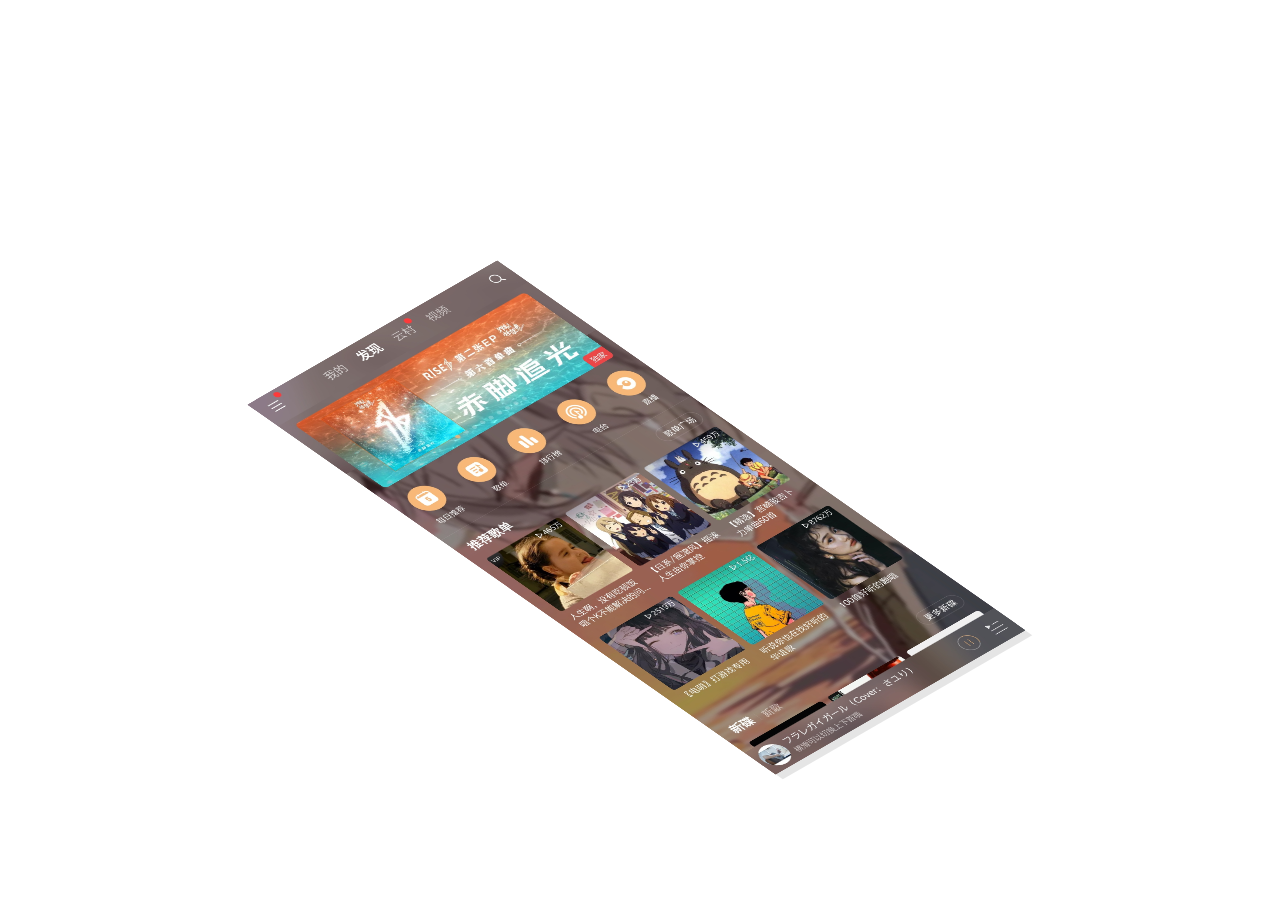
<file: 3D分层图像悬停/index.html>
<!DOCTYPE html>
<html>
	<head>
		<meta charset="utf-8">
		<title>3d悬停</title>
		<link rel="stylesheet" type="text/css" href="style.css"/>
	</head>
	<body>
		<div class="card">
			<img src="img/Screenshot_20200105-225513__01.jpg" />
		    <img src="img/Screenshot_20200105-225513__01.jpg" />
			<img src="img/Screenshot_20200105-225513__01.jpg" />
			<img src="img/Screenshot_20200105-225513__01.jpg" />
		</div>
	</body>
</html>
</file>
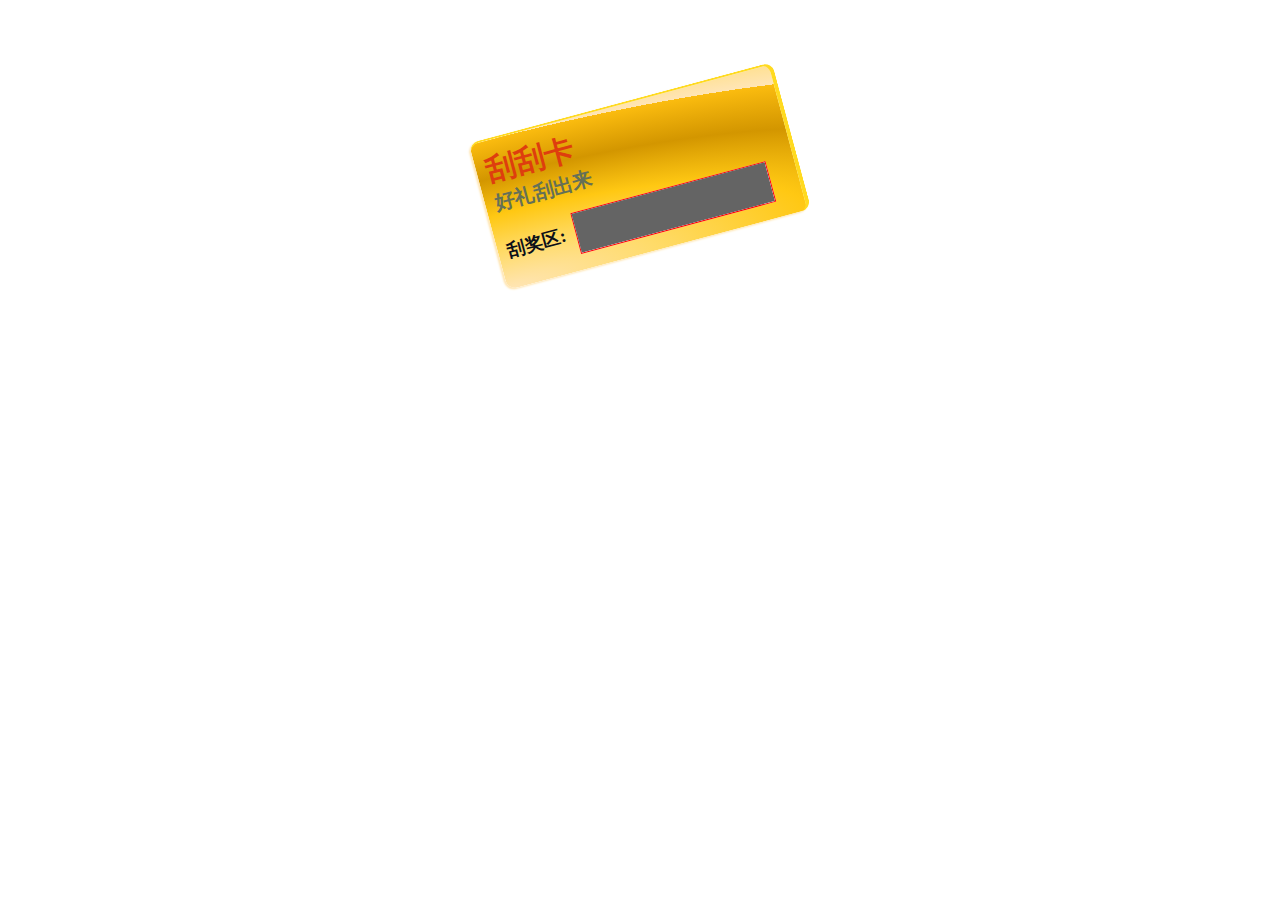
<file: 刮刮卡动画/index.html>
<!DOCTYPE html>
<html>
	<head>
		<meta charset="utf-8">
		<title>刮刮卡</title>
		<style>
			
	.kap{
		width: 300px;
		height: 150px;		
		border-right: 4px solid #ffda20;
		border-top: 2px solid #ffda20;
		transform: rotate(-15deg);
		background:repeating-radial-gradient(200% 100% at left bottom ,#FFE5B6,#FFDB69,#FFC813,#D39600,#FBBC0F);
		box-shadow: -2px 1px 2px  #FFE6B3;
		margin: 100px auto;
		transition: .5s;
		position: relative;
		display: flex;
	    padding-left: 10px;
		border-radius: 10px;
	}		
			
		.kap:hover{
				box-shadow: -10px 10px 15px  #501B15;
			
		}	
			
	.kap  h3{
		position: absolute;
	    margin-top: 10px;
		color: #DE3E0E;
	    font-size: 30px;
		
	}		
		
		.kap  p{
			position: absolute;
			 margin-top: 50px;
			font-size: 20px;
			color: #657057;
			font-weight: bold;
			
		}	
			 
		.gjq  p{
			position: absolute;
			 margin-top: 100px;
			font-size: 18px;
			color: #0C1019;
			font-weight: bold;
			
		}	
			
	 .card{
			width: 200px;
			height: 40px;
			border: 1px solid #0C1019;
		    margin: 0 auto;
			color: #FF0057;
			position: absolute;
			border: 1px solid red;
			bottom: 16px;
			margin-left: 70px;
			background-color: #FFFFFF;
		}	
			
		.card > span{
			width: 100%;
			height: 100%;
		    position: absolute;
			text-align: center;
			font-size: 30px;
			
		
		}
			
			canvas{
				position: absolute;
				left: 0;
				top: 0;
			}
			
		</style>
		
		
	</head>
	<body>




<div class="kap">
<h3>刮刮卡</h3>
	<p>好礼刮出来</p>
	<!-- 刮奖区 -->
	<div class="gjq">
		<p>刮奖区:</p>
		<div class="card">
		 	<span id="span">200元</span>
			<canvas id="canvas"></canvas>
			 
		</div>
	</div>
	
</div>






<!-- 
		
		
		 -->
		<script>
			var canvas=document.getElementById("canvas");
			init();
			
			function init(){
				canvas.width=200;
				canvas.height=40;
				var ctx=canvas.getContext("2d");
				getnumber();
				drawCove(ctx);
				drawStroke(ctx);
			}
			function getnumber(){
				
			var span=document.getElementById("span");
			var arr=['100元','100元','200元','200元','200元','100元','谢谢惠顾','谢谢惠顾',
			'谢谢惠顾','谢谢惠顾','谢谢惠顾','谢谢惠顾','谢谢惠顾','谢谢惠顾','谢谢惠顾','谢谢惠顾',
			'谢谢惠顾','谢谢惠顾','谢谢惠顾','谢谢惠顾','谢谢惠顾','谢谢惠顾','谢谢惠顾','谢谢惠顾']
			var text=arr[randomInt(0,arr.length-1)];
			span.innerHTML=text;
           
			}
			//产生随机数
			function randomInt(from,to){
				return parseInt( Math.random()*(to-from+1)+from );
				
			}
			//绘制覆盖层=》灰色
			function drawCove(ctx){
				ctx.save();
				ctx.fillStyle="rgb(100,100,100)";
				ctx.fillRect(0,0,200,40);
				ctx.restore();
				
			}
			function drawStroke(ctx){
				//开始进入
				canvas.onmousedown=function(e){
					var downX=e.offsetX;
					var downY=e.offsetY;
					ctx.beginPath();
					ctx.globalCompositeOperation='destination-out';
					ctx.lineWidth=5;
					ctx.moveTo(downX,downY);
					
					// console.log(e.offsetX);
					//画线
					canvas.onmousemove = function(e){
						
						var x=e.offsetX;
						var y=e.offsetY;
						ctx.lineTo(x,y);
						ctx.stroke();
						
						
					}
					
				}
				canvas.onmouseup=function(){
						canvas.onmousemove= null;
					
				}
			
			}
			
			
		</script>
		
	</body>
</html>
</file>
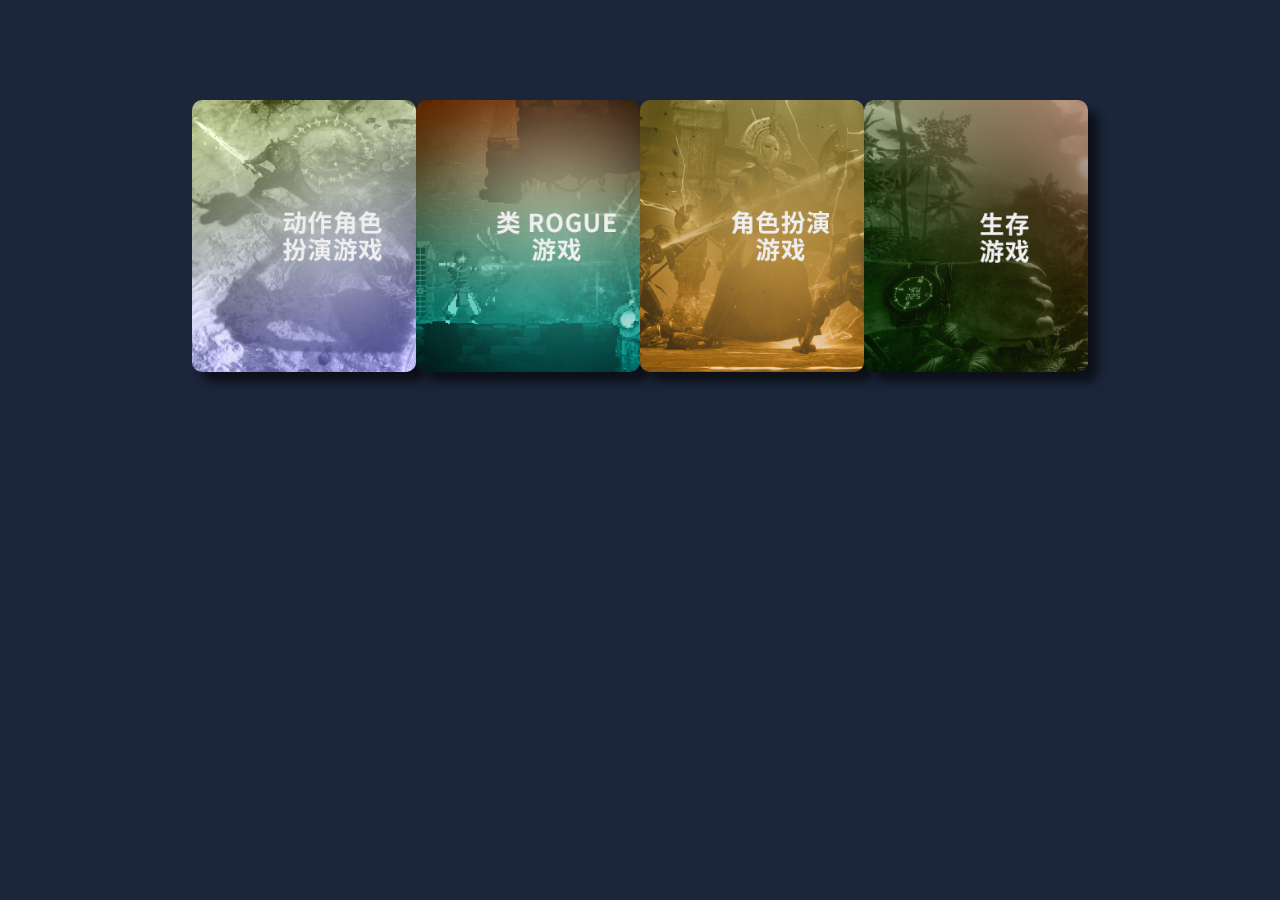
<file: 图片动画/index.html>
<!DOCTYPE html>
<html>
	<head>
		<meta charset="utf-8">
		<title>图片动画</title>
		<link rel="stylesheet" type="text/css" href="style.css"/>
	</head>
	<body>
		<div class="picture">
			<div><img src="img/tag_arpg_schinese.png"/></div>
			<div><img src="img/tag_roguelike_schinese.png"/></div>
			<div><img src="img/tag_rpg_schinese.png"/></div>
			<div><img src="img/tag_survival_schinese.png"/></div>
		</div>
		
	</body>
</html>
</file>
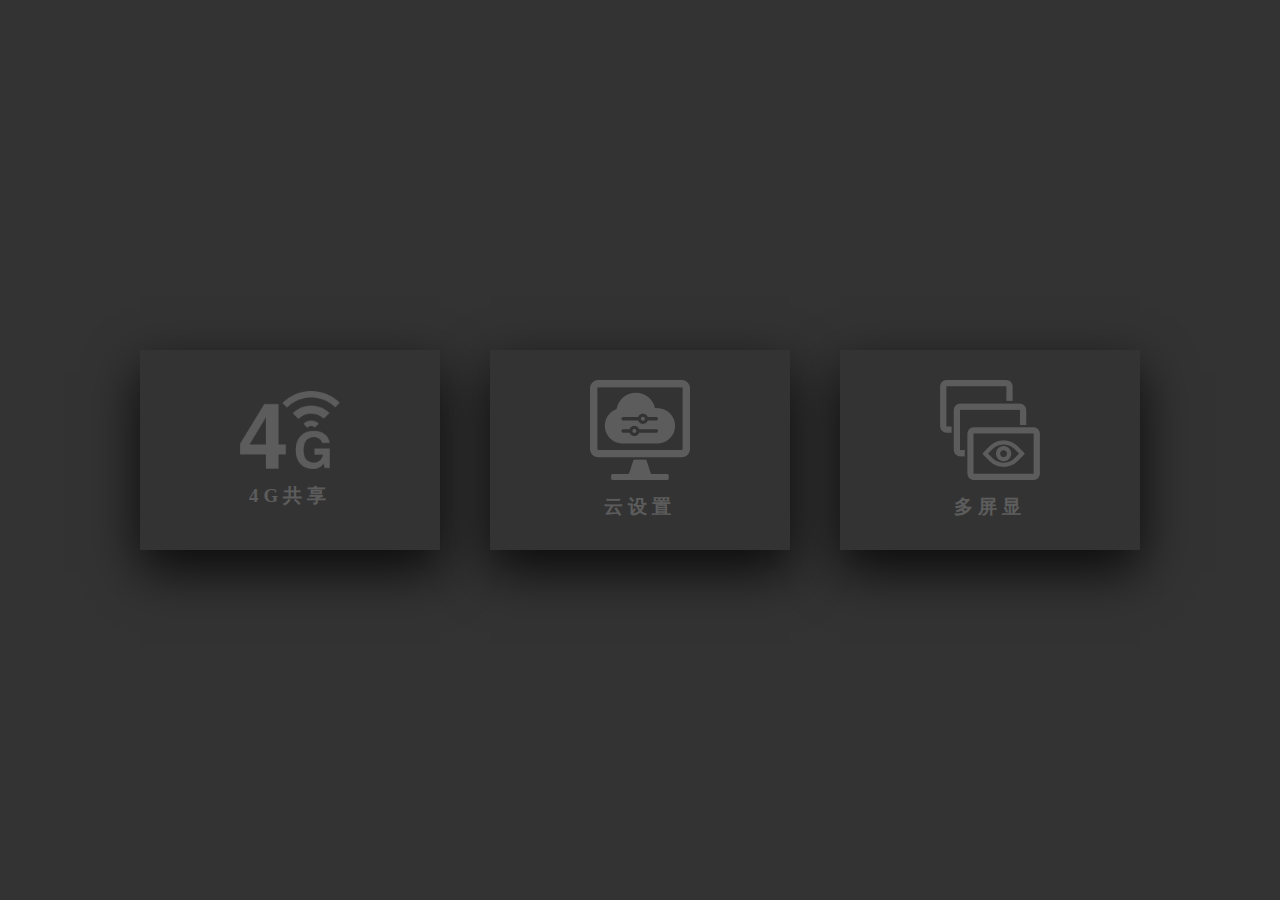
<file: 浮动图片动画/index.html>
<!DOCTYPE html>
<html>
	<head>
		<meta charset="utf-8">
		<title>图片动画</title>
		<link rel="stylesheet" type="text/css" href="style.css"/>
	</head>
	<body>
		
<div class="quan">
	<div class="quan-card">	
		<div class="font fil1">
			<div class="content">				
				<img src="img/4G.png" />
				<h3>4G共享</h3>
			</div>
		</div>
		<div class="font fil2">
			<div class="content">
				<p> 4G技术,第四代移动通信及其技术的简称,
				是集3G与WLAN于一体并能够传输高质量视频图像且图像
				传输质量与高清晰度电视不相上下的技术。</p>
				<a href="#">4G共享</a>
			</div>
		</div>		
	</div>
	
	
	
	<div class="quan-card">
		<div class="font fil1">
			<div class="content">				
				<img src="img/云设置.png" />
				<h3>云设置</h3>
			</div>
		</div>
		<div class="font fil2">
			<div class="content">
				<p> 4G技术,第四代移动通信及其技术的简称,
				是集3G与WLAN于一体并能够传输高质量视频图像且图像
				传输质量与高清晰度电视不相上下的技术。</p>
				<a href="#">云设置</a>
			</div>
		</div>		
	</div>
	
	
	
	<div class="quan-card">
		<div class="font fil1">
			<div class="content">				
				<img src="img/多屏显.png" />
				<h3>多屏显</h3>
			</div>
		</div>
		<div class="font fil2">
			<div class="content">
				<p> 4G技术,第四代移动通信及其技术的简称,
				是集3G与WLAN于一体并能够传输高质量视频图像且图像
				传输质量与高清晰度电视不相上下的技术。</p>
				<a href="#">多屏显</a>
			</div>
		</div>		
	</div>
	
	
	

	
</div>
		
		
		
	</body>
</html>
</file>
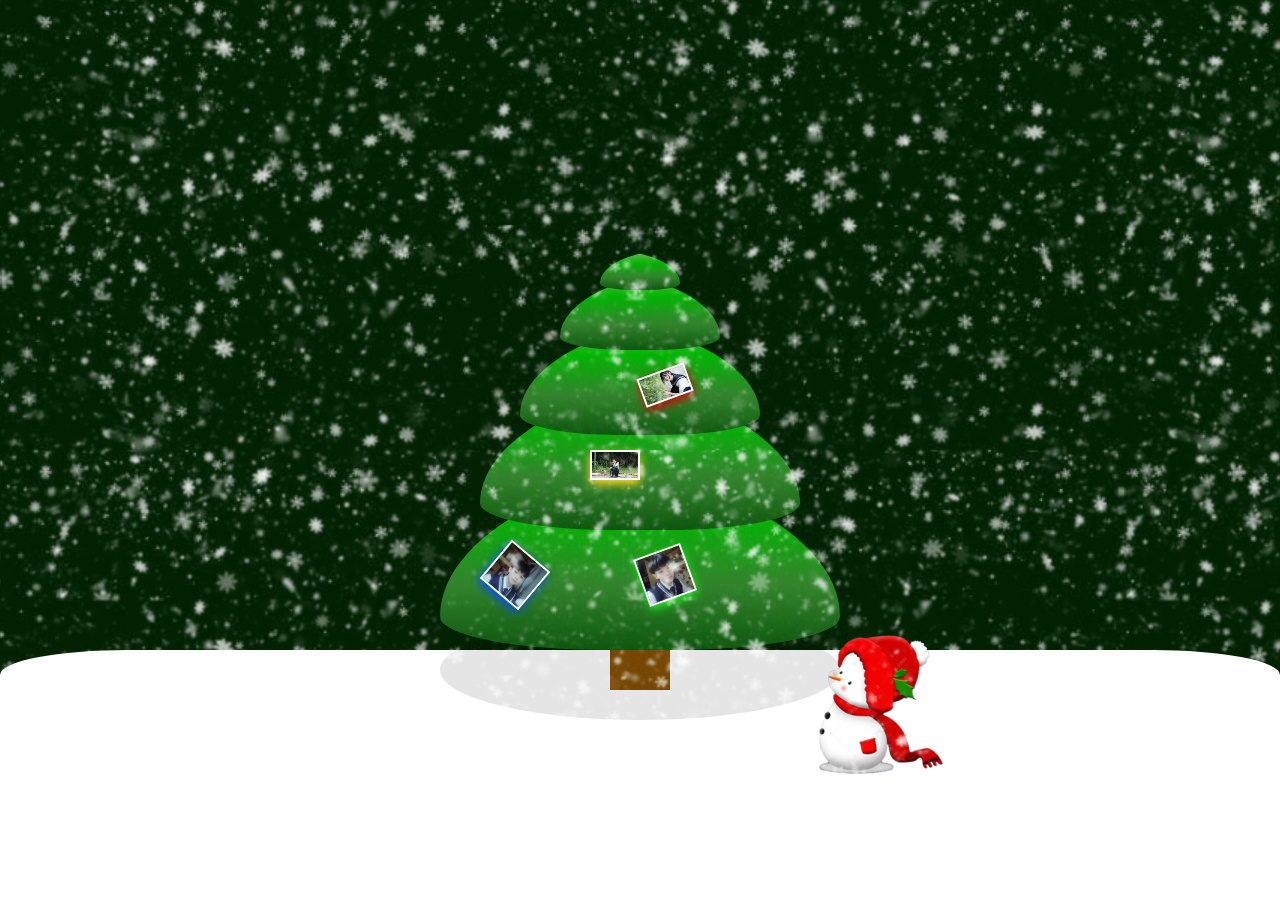
<file: 雪花飘落/index.html>
<!DOCTYPE html>
<html>
	<head>
		<meta charset="utf-8">
		<title>雪花飘落</title>
	     <link rel="stylesheet" type="text/css" href="style.css"/>
	</head>
	<body>
		
		
		<div class="xr">
			
			<img src="img/aa.png" />
			<img src="img/b1.jpg" />
			<img src="img/b2.jpg" />
			<img src="img/b3.jpg" />
			<img src="img/b4.jpg" />
			
		</div>
		
		<div class="snow">
			<span class="snow1"></span>
			<span class="snow2"></span>
			<span class="snow3"></span>			
		</div>
		
		<div class="tree">
			
			
			<div>
				<span></span>
				<span></span>
			</div>
			
			<div>
				<span></span>
				<span></span>
			</div>
			
			<div>
				<span></span>
				<span></span>
			</div>
			
			<div>
				<span></span>
				<span></span>
			</div>
			
			<div>
				<span></span>
				<span></span>
			</div>
			
		</div>
	</body>
</html>
</file>
<file: 3D分层图像悬停/style.css>
body{
	margin: 0;
	padding: 0;
	width: 100%;
	height: 100vh;
	display: flex;
	justify-content: center;
	text-items: center;

	}
	.card{
		position: relative;
		width: 360px;
		height: 740px;
		margin-top: 150px;
		background: rgba(0,0,0,.1);
		transform: rotate(-30deg) skew(25deg) scale(.8);
		transition: .5s;
		
		
	}
	
	.card  img{
		position: absolute;
	    width: 100%;
		
		transition: .5s;
		
	}
	
	.card:hover > img:nth-child(4){
		transform: translate(160px,-160px);
		opacity: 1;
		
	}
	
	.card:hover > img:nth-child(3){
		transform: translate(120px,-120px);
		opacity: .8;
		
		
	}
	
	.card:hover > img:nth-child(2){
		transform: translate(80px,-80px);
		opacity: .6;
		
		
	}
	
	.card:hover > img:nth-child(1){
		transform: translate(40px,-40px);
		opacity: .4;
		
		
	}
</file>
<file: 图片动画/style.css>
*{
	
	padding: 0;
	margin: 0;
}

body{
	
	width: 100%;
	height: 6.25rem;
 	background-color: #1C263A; 
    text-align: center;
}

.picture{
	width: 70%;
	height: 25rem;
	display: flex;
    flex-direction: row;
	margin: 6.25rem auto;
	justify-content: space-around;
}
.picture >div{
	width: 17.5rem;
	height: 17rem;
	box-shadow: 10px 10px 10px #0C1019;
	 overflow:hidden;
	 cursor:pointer;
	 -webkit-border-radius:10px ;
	 -moz-border-radius: 10px;
	 border-radius: 10px;
}

.picture >div >img {
	
	width: 17.5rem;
	height: 17rem;
	 -webkit-transition-duration:  0.5s;
	 -moz-transition-duration:  0.5s;
	 -ms-transition-duration: 0.5s ;
	 -o-transition-duration:  0.5s;
	 transition-duration:  0.5s;
}

.picture >div >img:hover{
	-webkit-transform:scale(1.1) ;
	-moz-transform:scale(1.1) ;
	-ms-transform: scale(1.1);
	-o-transform: scale(1.1);
	transform: scale(1.1);
	
	
}
</file>
<file: 浮动图片动画/style.css>
*{
	padding: 0;
	margin: 0;
}
  
  
  body{
	  margin: 0;
	  padding: 0;
	  min-height: 100vh;
	  background: #333;
	  display: flex;
	  justify-content: center;
      align-items: center;
      font-family: consolas;
	  
	  
  }
 .quan{
	 
	 width: 1000px;
	 display: flex;
	 justify-content: space-between;
	 position: relative;
 }
 
 .quan .quan-card{
	 position: relative;
	 
 }
 
 .quan .quan-card .font{
	 width: 18.75rem;
     height: 12.5rem;
     transition: 0.5s;
	 
 }
  .quan .quan-card .font.fil1{
	  position: relative;
      background: #333;
	  display: flex;
	  justify-content: center;
	  align-items: center;
	  z-index: 1;	 
	   transform: translateY(100px);
  }
  
  
   .quan .quan-card:hover .font.fil1{
	   background: #ff0057;
	   transform: translateY(0);
   }
  
  
  
  
  .quan .quan-card .font.fil1 .content{
	opacity: 0.2;
	transition: 0.5s;
  }
  
   .quan .quan-card:hover .font.fil1 .content{
	   
	   opacity: 1;
	   
   }
  
  
  
  
  
    .quan .quan-card .font.fil1 .content  img{
             max-width: 6.25rem;
		
	}
  .quan .quan-card .font.fil1 .content  h3{
  
 margin: 10px 0 0;
 padding: 0;
 color: #FFFFFF;
 text-align: center;
 letter-spacing: 0.3125rem;
  }
    
  
  
  .quan .quan-card .font.fil2{
	  position: relative;
	  background: #fff;
	  display: flex;
	  justify-content: center;
	  align-items: center;
	  padding: 1.25rem;
	  box-sizing: border-box;
	  box-shadow: 0 20px 50px rgba(0,0,0,0.8);
	  transform: translateY(-100px);
  }
  
  
  .quan .quan-card:hover .font.fil2{
  	  
  	   transform: translateY(0);
  }
    
  
  .quan .quan-card .font.fil2 .content p{
	  
	  margin: 0;
	  padding: 0;
	  
  }
  
  .quan .quan-card .font.fil2 .content a{
	  margin: 0.9375rem 0 0;
	  display: inline-block;
	  text-decoration: none;
	  font-weight: 900;
	  color: #333;
	  padding: 0.3125rem;
	  border: 0.0625rem solid #333;
	 	  
  }
  
   .quan .quan-card .font.fil2 .content a:hover{
	   background: #333;
	   color: #fff;
	   
	   
   }
</file>
<file: 雪花飘落/style.css>
*{
	margin: 0;
	padding: 0;
	box-sizing: border-box;
	
}

body{
	width: 100%;
	height: 100vh;
	display: flex;
	justify-content: center;
	align-items: center;
	background: #001f00;
	
}

body:before{
	
    content:'';
	position: absolute;
	bottom: 0;
	left: 0;
	width: 100%;
	height: 250px;
	border-radius: 10% 10% 0 0;
	background: #FFFFFF;
	
}





.tree{
	position: relative;
	width: 400px;
	height: 400px;
	background: rgba(0,0,0,0);
	
	
}



.tree:before{
	content: '';
	position: absolute;
	bottom: -70px;
	left: 0;
	width: 100%;
	height: 100px;
	border-radius: 50%;
	background: rgba(0,0,0,.1);

}




.tree:after{
	content: '';
	position:absolute;
	bottom: -40px;
	left: 50%;
	transform: translateX(-50%);
	width: 60px;
	height: 40px;
	background: #734500;
	
}

.tree div{
	position: absolute;
	width: 100%;
	height: 200px;
	bottom: 0;
	display: flex;
}


.tree div:nth-child(2){
	
	transform: translateY(-100px) scale(.8);
	z-index: 1;
}

.tree div:nth-child(3){
	
	transform: translateY(-175px) scale(.6);
	z-index: 1;
}

.tree div:nth-child(4){
	
	transform: translateY(-240px) scale(.4);
	z-index: 1;
}

.tree div:nth-child(5){
	
	transform: translateY(-280px) scale(.2);
	z-index: 1;
}

.tree div span{
	position: relative;
	width: 50%;
	height: 100%;
	display: block;
	overflow: hidden;
	
	
}
.tree div span:nth-child(1)::before{
	
	content: '';
	position: absolute;
	top: 0;
	left: 0;
	width: 200%;
	height:100%;
	background: linear-gradient(#78BC62,#00b300,#31832B,#0C540C);
	border-top-left-radius:110% 100%;
	border-top-right-radius: 0% 100%;
	border-bottom-left-radius: 50% 20%;
	border-bottom-right-radius: 50% 20%;
	
}



.tree div span:nth-child(2)::before{
	
	content: '';
	position: absolute;
	top: 0;
	left: -100%;
	width: 200%;
	height:100%;
	background: linear-gradient(#78BC62,#00b300,#31832B,#0C540C);
	border-top-left-radius: 0% 100%;
	border-top-right-radius: 110% 100%;
	border-bottom-left-radius: 50% 20%;
	border-bottom-right-radius: 50% 20%;
	
}


.snow{
	position: absolute;
	top: 0;
	left: 0;
	width: 100%;
	height: 100vh;
	overflow: hidden;
}

.snow .snow1{
	position: absolute;
	top: 0;
	left: 0;
	width: 100%;
	height: 100%;
	background: url(img/a1.jpg);
	z-index: 1000;
	mix-blend-mode: screen;
	animation: animate 3s linear infinite;
	transform: scale(2);
	transition:.5s;
}


.snow .snow2{
	position: absolute;
	top: 0;
	left: 0;
	width: 100%;
	height: 100%;
	background: url(img/a2.jpg);
	z-index: 1000;
	mix-blend-mode: screen;
	animation: animate 5s linear infinite;
	transform: scale(1);
	filter:blur(1px);
	
}



.snow .snow3{
	position: absolute;
	top: 0;
	left: 0;
	width: 100%;
	height: 100%;
	background: url(img/a1.jpg);
	z-index: 1000;
	mix-blend-mode: screen;
	animation: animate 5s linear infinite;
	transform: scale(1.5);
	
}



@keyframes  animate{
	0%{
		background-position: 0 0;
	}
	100%{
			background-position: 0 600px;
		
	}
}


.xr img:nth-child(1){
	float: left;
	position: absolute;
	margin-top: 180px;
	margin-left: 360px;
	
}


.xr img:nth-child(2){
	float: left;
	position: absolute;
    max-width:50px;
	z-index: 1000;
	border: 2px solid #FFFFFF;
	margin-left: 150px;
	 box-shadow:0 4px 10px  #FFDA20;
}


.xr img:nth-child(3){
	float: left;
	position: absolute;
    max-height:50px;
	z-index: 1000;
	border: 2px solid #FFFFFF;
	margin-top: 100px;
	margin-left: 50px;
	transform: rotate(40deg);
	box-shadow:0 4px 10px  #0449FC;
}

.xr img:nth-child(4){
	float: left;
	position: absolute;
    max-height:50px;
	z-index: 1000;
	border: 2px solid #FFFFFF;
	margin-top: 100px;
	margin-left: 200px;
	transform: rotate(-20deg);
	box-shadow:0 4px 10px  #16E916;
}

.xr img:nth-child(5){
	float: left;
	position: absolute;
    max-width:50px;
	z-index: 1000;
	border: 2px solid #FFFFFF;
	margin-left: 200px;
	margin-top: -80px;
	transform: rotate(-20deg);
	box-shadow:0 4px 10px  #D00101;
}
</file>
